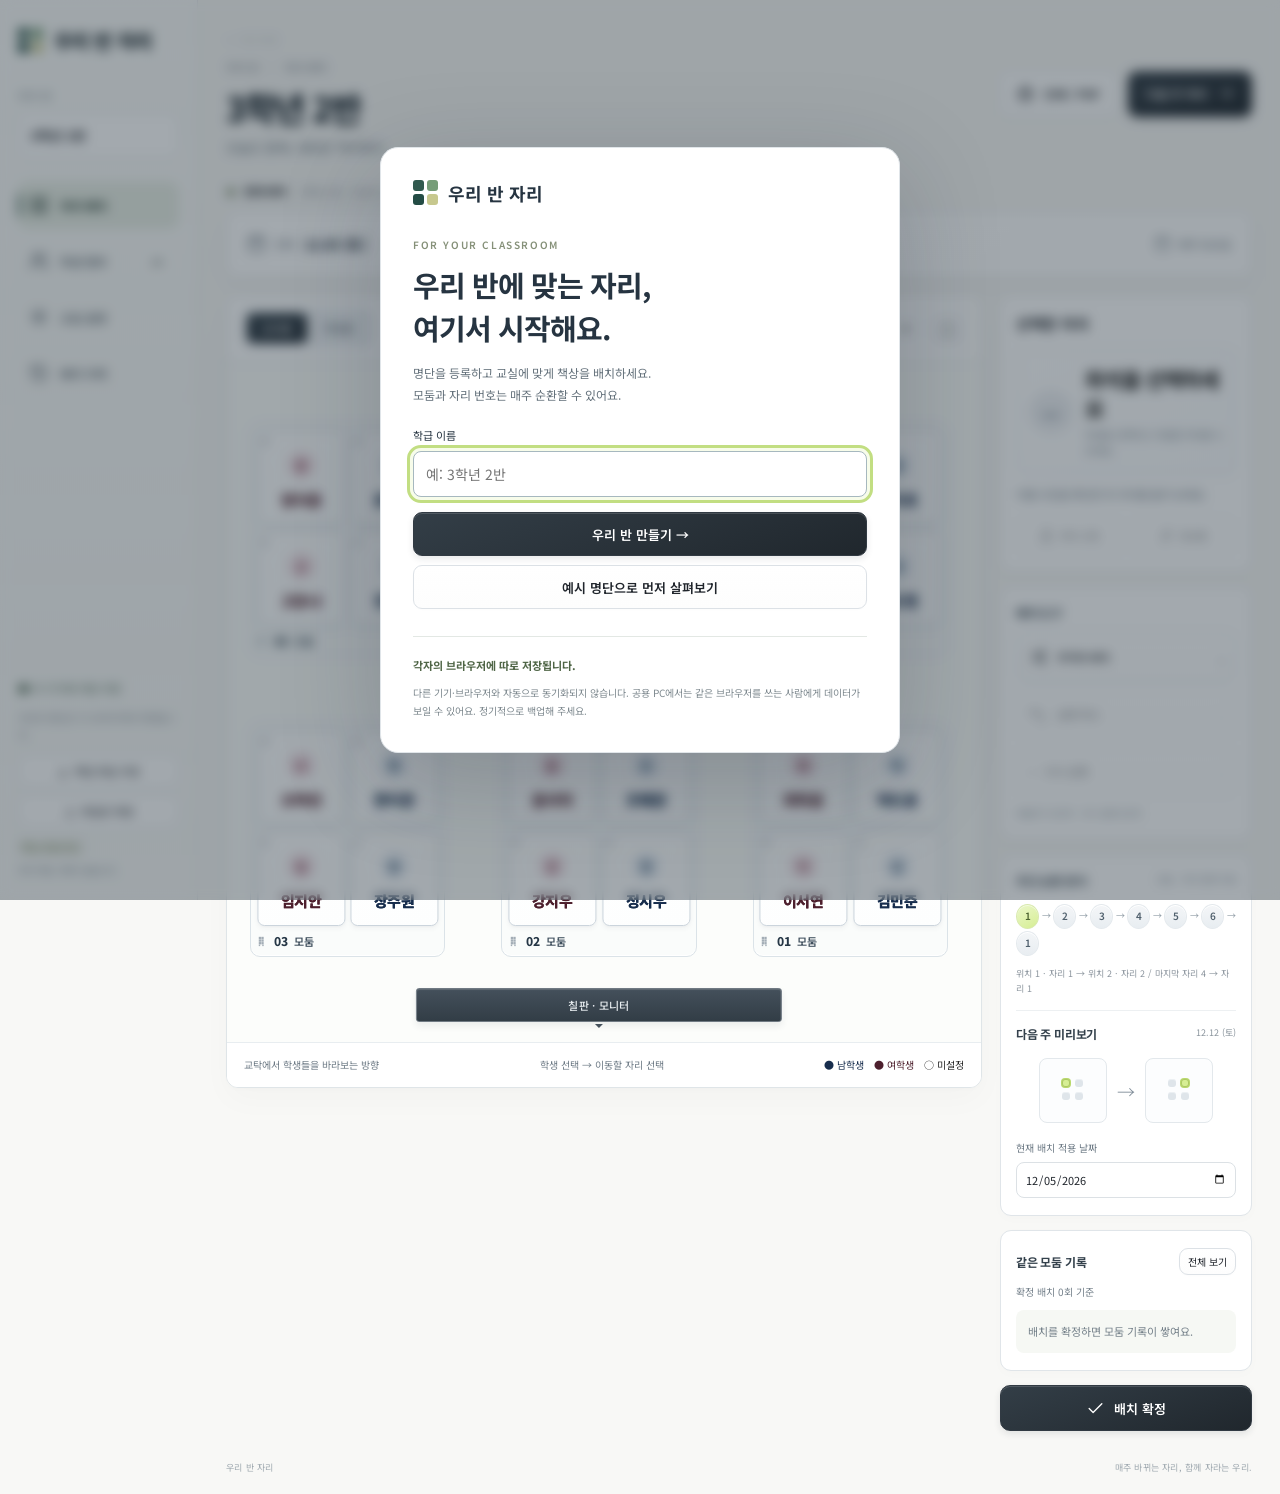
<file: src/seats/original/index.html>
<!doctype html><html lang="ko"><head><meta charset="utf-8"><meta name="viewport" content="width=device-width,initial-scale=1"><title>우리 반 자리 · 교사를 위한 자리 배치</title><meta name="description" content="우리 반에 맞는 모둠과 자리, 사진 명부 등록부터 매주 순환까지. 각자의 브라우저에서 사용하는 초등 교사 자리 배치 도구."><link rel="stylesheet" href="style.css"><link rel="stylesheet" href="theme.css"></head><body><aside class="sidebar"><a class="brand" href="#" aria-label="우리 반 자리 홈"><span class="brand-mark" aria-hidden="true"><i></i><i></i><i></i><i></i></span><span>우리 반 자리</span></a><label class="class-picker-label" for="className">우리 반</label><input id="className" aria-label="학급 이름"><nav aria-label="주 메뉴"><button data-tab="board" class="active"><svg class="icon" viewBox="0 0 24 24" fill="none" stroke="currentColor" stroke-width="1.7" stroke-linecap="round" stroke-linejoin="round" aria-hidden="true"><path d="M3 3h7v7H3z M14 3h7v7h-7z M3 14h7v7H3z M14 14h7v7h-7z"></path></svg><span>자리 배치</span></button><button data-tab="students"><svg class="icon" viewBox="0 0 24 24" fill="none" stroke="currentColor" stroke-width="1.7" stroke-linecap="round" stroke-linejoin="round" aria-hidden="true"><path d="M16 21v-2a4 4 0 0 0-4-4H6a4 4 0 0 0-4 4v2 M16 3a4 4 0 0 1 0 8 M22 21v-2a4 4 0 0 0-3-3.87 M13 7a4 4 0 1 1-8 0 4 4 0 0 1 8 0"></path></svg><span>학생 명부</span><b id="count"></b></button><button data-tab="settings"><svg class="icon" viewBox="0 0 24 24" fill="none" stroke="currentColor" stroke-width="1.7" stroke-linecap="round" stroke-linejoin="round" aria-hidden="true"><path d="M12 8a4 4 0 1 0 0 8 4 4 0 0 0 0-8 M12 2v3 M12 19v3 M2 12h3 M19 12h3 M5 5l2 2 M17 17l2 2 M5 19l2-2 M17 7l2-2"></path></svg><span>교실 설정</span></button><button data-tab="history"><svg class="icon" viewBox="0 0 24 24" fill="none" stroke="currentColor" stroke-width="1.7" stroke-linecap="round" stroke-linejoin="round" aria-hidden="true"><path d="M3 12a9 9 0 1 0 3-6.7 M3 3v5h5 M12 7v5l3 2"></path></svg><span>배치 이력</span></button></nav><div class="storage"><span id="saved">● 이 기기에 자동 저장</span><p>사진과 명단은 이 브라우저에 저장됩니다.</p><button id="backup"><svg class="icon" viewBox="0 0 24 24" fill="none" stroke="currentColor" stroke-width="1.7" stroke-linecap="round" stroke-linejoin="round" aria-hidden="true"><path d="M12 3v12 M7 10l5 5 5-5 M4 16v5h16v-5"></path></svg>백업 파일 저장</button> <button id="restore"><svg class="icon" viewBox="0 0 24 24" fill="none" stroke="currentColor" stroke-width="1.7" stroke-linecap="round" stroke-linejoin="round" aria-hidden="true"><path d="M12 16V4 M7 9l5-5 5 5 M4 16v5h16v-5"></path></svg>파일로 복원</button><button id="backupHelp" class="backup-help" type="button">백업 파일이란?</button><p id="lastBackup" class="last-backup"></p><input type="file" id="restoreFile" accept=".json" hidden></div></aside><main><header><div><button id="backPage" class="back-page" type="button">← 이전 화면</button><div class="breadcrumb">우리 반 <span>/</span> 자리 배치</div><h1 id="classTitle">3학년 2반</h1><p>오늘도 함께, 새로운 자리에서</p></div><div class="actions"><button id="print"><svg class="icon" viewBox="0 0 24 24" fill="none" stroke="currentColor" stroke-width="1.7" stroke-linecap="round" stroke-linejoin="round" aria-hidden="true"><path d="M6 9V3h12v6 M6 18H4a2 2 0 0 1-2-2v-5a2 2 0 0 1 2-2h16a2 2 0 0 1 2 2v5a2 2 0 0 1-2 2h-2 M6 14h12v8H6z M18 12h.01"></path></svg>인쇄 / PDF</button><button id="next" class="primary">다음 주 자리 <svg class="icon" viewBox="0 0 24 24" fill="none" stroke="currentColor" stroke-width="1.7" stroke-linecap="round" stroke-linejoin="round" aria-hidden="true"><path d="M4 12h16 M14 6l6 6-6 6"></path></svg></button></div></header><section id="board" class="page"><div class="status"><span>● <strong id="status">현재 배치</strong> <span id="dateLabel"></span></span><div><button id="cancel" hidden>초안 취소</button> </div></div><div class="week-timeline"><div class="week-point"><svg class="icon" viewBox="0 0 24 24" fill="none" stroke="currentColor" stroke-width="1.7" stroke-linecap="round" stroke-linejoin="round" aria-hidden="true"><path d="M8 2v4 M16 2v4 M3 10h18 M5 4h14a2 2 0 0 1 2 2v14a2 2 0 0 1-2 2H5a2 2 0 0 1-2-2V6a2 2 0 0 1 2-2"></path></svg><span>현재</span><strong id="currentWeek"></strong></div><span class="week-arrow"><svg class="icon" viewBox="0 0 24 24" fill="none" stroke="currentColor" stroke-width="1.7" stroke-linecap="round" stroke-linejoin="round" aria-hidden="true"><path d="M4 12h16 M14 6l6 6-6 6"></path></svg></span><div class="week-point"><svg class="icon" viewBox="0 0 24 24" fill="none" stroke="currentColor" stroke-width="1.7" stroke-linecap="round" stroke-linejoin="round" aria-hidden="true"><path d="M8 2v4 M16 2v4 M3 10h18 M5 4h14a2 2 0 0 1 2 2v14a2 2 0 0 1-2 2H5a2 2 0 0 1-2-2V6a2 2 0 0 1 2-2"></path></svg><span>다음 순환</span><strong id="nextWeekDate"></strong></div><label class="auto-switch"><input id="weeklyToggle" type="checkbox" aria-label="매주 자동 자리 순환"><span class="switch-track" aria-hidden="true"></span><span>자동 순환</span></label><div class="week-schedule"><svg class="icon" viewBox="0 0 24 24" fill="none" stroke="currentColor" stroke-width="1.7" stroke-linecap="round" stroke-linejoin="round" aria-hidden="true"><path d="M8 2v4 M16 2v4 M3 10h18 M5 4h14a2 2 0 0 1 2 2v14a2 2 0 0 1-2 2H5a2 2 0 0 1-2-2V6a2 2 0 0 1 2-2"></path></svg><span id="weekDay"></span></div></div><div id="autoRotationStatus" class="note" role="status"></div><div class="workspace"><div class="room-panel"><div class="toolbar"><div class="segmented"><button id="teacher" class="selected">교사용</button><button id="student">학생용</button></div><label class="toolbar-check"><svg class="icon" viewBox="0 0 24 24" fill="none" stroke="currentColor" stroke-width="1.7" stroke-linecap="round" stroke-linejoin="round" aria-hidden="true"><path d="M2 12s3.5-7 10-7 10 7 10 7-3.5 7-10 7-10-7-10-7 M15 12a3 3 0 1 1-6 0 3 3 0 0 1 6 0"></path></svg><input type="checkbox" id="photos" checked> 사진</label><label class="toolbar-check color-toggle"><input type="checkbox" id="colors" checked> 이름 색상</label><div class="zoom-control" aria-label="배치도 확대"><button id="zoomOut" aria-label="축소">−</button><output id="zoomLabel">100%</output><button id="zoomIn" aria-label="확대">+</button></div><button id="fullscreen"><svg class="icon" viewBox="0 0 24 24" fill="none" stroke="currentColor" stroke-width="1.7" stroke-linecap="round" stroke-linejoin="round" aria-hidden="true"><path d="M8 3H3v5 M16 3h5v5 M3 16v5h5 M21 16v5h-5"></path></svg><span class="sr-only">전체 화면</span></button></div><div class="room-wrap"><div id="room"><div class="front">칠판 · 모니터<span class="front-arrow" aria-hidden="true">▾</span></div><div id="groups"></div><div class="back">교실 뒤쪽 · 출입문</div></div></div><div class="room-footer"><span id="viewHint">교탁에서 학생들을 바라보는 방향</span><span class="interaction-hint">학생 선택 → 이동할 자리 선택</span><span class="male">● 남학생　<span class="female">● 여학생</span>　<span class="neutral">○ 미설정</span></span></div></div><aside class="inspector"><section class="inspector-section"><h2>선택한 자리</h2><div id="selection" class="sr-only"></div><div class="selection-card" id="selectionCard"><div id="selectionAvatar" class="selection-avatar">—</div><div><div id="selectionPlace" class="selection-place">좌석을 선택해 주세요</div><strong id="selectionName" class="selection-name">우리 반 자리</strong></div></div><p class="selection-empty" id="selectionHint">학생을 선택하고 이동할 자리를 누르세요.</p><div class="selection-actions"><button id="lock"><svg class="icon" viewBox="0 0 24 24" fill="none" stroke="currentColor" stroke-width="1.7" stroke-linecap="round" stroke-linejoin="round" aria-hidden="true"><path d="M5 10h14v11H5z M8 10V6a4 4 0 0 1 8 0v4 M12 14v3"></path></svg><span>자리 고정</span></button><button id="swap"><svg class="icon" viewBox="0 0 24 24" fill="none" stroke="currentColor" stroke-width="1.7" stroke-linecap="round" stroke-linejoin="round" aria-hidden="true"><path d="M4 7h15 M15 3l4 4-4 4 M20 17H5 M9 13l-4 4 4 4"></path></svg><span>맞교환</span></button></div></section><section class="inspector-section"><h3>배치 도구</h3><button id="shuffle" class="tool-row"><svg class="icon" viewBox="0 0 24 24" fill="none" stroke="currentColor" stroke-width="1.7" stroke-linecap="round" stroke-linejoin="round" aria-hidden="true"><path d="M3 6h3c5 0 7 12 12 12h3 M17 14l4 4-4 4 M3 18h3c2 0 3-2 4-4 M14 8c1-1 2-2 4-2h3 M17 2l4 4-4 4"></path></svg><span>무작위 배치</span><b>›</b></button><button id="undo" title="실행 취소 (Ctrl+Z)" class="tool-row"><svg class="icon" viewBox="0 0 24 24" fill="none" stroke="currentColor" stroke-width="1.7" stroke-linecap="round" stroke-linejoin="round" aria-hidden="true"><path d="M3 10h10a7 7 0 0 1 0 14 M3 10l5-5 M3 10l5 5"></path></svg><span>실행 취소</span><b>›</b></button><button id="redo" title="다시 실행 (Ctrl+Shift+Z 또는 Ctrl+Y)" class="tool-row"><span aria-hidden="true">↪</span><span>다시 실행</span><b>›</b></button><p id="editActionStatus" class="edit-action-status" role="status"></p></section><section class="inspector-section cycle-section"><div class="inspector-subheading"><h3>주간 순환 방식</h3><small>모둠 · 자리 함께 이동</small></div><div id="cycle" class="cycle-chips"></div><p id="example" class="cycle-caption"></p><div class="preview-heading"><h3>다음 주 미리보기</h3><span id="previewDate"></span></div><div id="previewMini" class="mini-cycle" aria-label="선택한 자리의 다음 순환 위치"></div><label class="field">현재 배치 적용 날짜<input type="date" id="effectiveDate"></label></section><div id="issues"></div><!-- GROUP_STATS_INSPECTOR -->
<section class="inspector-section group-stats-section" aria-labelledby="groupStatsTitle">
  <div class="inspector-subheading"><h3 id="groupStatsTitle">같은 모둠 기록</h3><button id="showGroupStats" class="stats-open-button" type="button">전체 보기</button></div>
  <p id="groupStatsBasis" class="stats-basis"></p>
  <div id="groupStatsSummary" class="stats-summary"></div>
</section>
<button id="confirm" class="primary confirm-button"><svg class="icon" viewBox="0 0 24 24" fill="none" stroke="currentColor" stroke-width="1.7" stroke-linecap="round" stroke-linejoin="round" aria-hidden="true"><path d="M4 12l5 5L20 6"></path></svg><span>배치 확정</span></button></aside></div></section><section id="students" class="page" hidden><div class="section-heading"><div><h2>우리 반 학생 명부</h2><p>사진과 이름을 확인하고 우리 반 명부를 완성하세요.</p></div><button id="add" class="primary">+ 학생 추가</button></div><div class="import-cards"><button id="openImport"><strong>▧ 사진 명부 가져오기</strong><span>한 장의 PDF · JPG · PNG에서 사진과 이름 추출</span></button><button id="openPaste"><strong>≡ 명단 붙여 넣기</strong><span>엑셀의 번호 · 이름 · 성별을 그대로 붙여 넣기</span></button></div><div class="note">성별은 직접 확인해 주세요. 이름이나 얼굴로 추정하지 않습니다. ‘앞자리’는 교실 설정에서 앞자리 영역으로 지정한 모둠입니다.</div><div id="studentList"></div></section><section id="settings" class="page" hidden><div class="settings-card"><div class="eyebrow">CLASSROOM SETTINGS</div><h2>교실 · 순환 설정</h2><p>모둠 위치와 자리 번호는 고정되고 학생들이 이동합니다.</p><div class="note">모둠을 격자 위에서 드래그하거나, 모둠 선택 후 빈 칸을 눌러 이동하세요. 격자의 위쪽은 칠판입니다. 학생 배정은 그대로 유지됩니다.</div><div class="editor-actions"><button id="presetU">교실 전체 ㄷ자 배치</button><button id="presetGrid">기본 모둠형</button></div><div class="form-grid"><label class="field">격자 가로 칸<input id="spaceWidth" type="number" min="8" max="24" value="16"></label><label class="field">격자 세로 칸<input id="spaceHeight" type="number" min="8" max="24" value="12"></label><label class="field">선택한 모둠<select id="editGroup"></select></label><label class="field" hidden>기본 모양<select id="shapeCols"></select></label><button id="openShape" type="button">▦ 모둠 안 책상 편집</button><button id="rotateGroup" type="button">↻ 모둠 90° 회전</button><label class="field">앞자리 영역<input id="frontGroup" type="checkbox"></label><button id="resizeSpace">격자 크기 적용</button></div><div class="editor-front">칠판 · 모니터</div><div id="spaceEditor" aria-label="교실 격자 편집기"></div><p id="editorStatus" role="status"></p><hr><h3>모둠 수 · 자리 수 변경</h3><p>아래 설정은 학생 배정을 초기화합니다. 위의 격자 편집은 배정을 유지합니다.</p><div class="form-grid"><label class="field">모둠 위치 수<select id="groupCount"><option>2</option><option>3</option><option>4</option><option>5</option><option>6</option><option>7</option><option>8</option></select></label><label class="field">모둠당 자리 수<select id="seatCount"><option>2</option><option>3</option><option>4</option><option>5</option><option>6</option><option>8</option></select></label><label class="field">가로 모둠 수<select id="columns"><option>2</option><option>3</option><option>4</option></select></label></div><div class="note">모둠 위치와 내부 자리가 동시에 한 칸씩 이동합니다.<br>마지막 번호는 1번으로 돌아가고 빈자리도 함께 이동합니다.</div><button id="apply" class="primary">교실 구조 적용</button><hr><label><input type="checkbox" id="motion"> 방향 전환 애니메이션 줄이기</label><hr><h3>매주 자동 자리 순환</h3><label><input type="checkbox" id="autoWeekly" checked> 적용 날짜에서 7일마다 자동으로 순환</label><p>프로그램을 열거나 열린 화면으로 돌아오면 날짜를 확인합니다. 닫아 둔 동안의 지난 주차는 다음에 열 때 한꺼번에 반영합니다. 미확정 초안·고정 자리·조건 충돌이 있으면 배치를 유지하고 안내합니다.</p><button id="checkWeekly">지금 날짜 확인</button><hr><h3>백업 · 복원</h3><p>백업은 학생 명단·사진·교실 구조·확정 이력을 담은 JSON 파일입니다. 프로그램에서 파일을 불러오면 그 상태로 복원할 수 있습니다.</p><button id="settingsBackup" class="primary">백업 파일 저장</button> <button id="settingsRestore">백업 파일로 복원</button><p>브라우저 데이터 삭제나 기기 변경 전에 저장해 주세요. 백업에는 학생 정보가 들어 있으므로 개인 저장 공간에서 보관하세요.</p><button id="reset" class="danger">모든 학급 데이터 삭제</button></div></section><section id="history" class="page" hidden><h2>배치 이력</h2><p>확정한 배치를 보관하고 이전 자리로 돌아갈 수 있어요.</p><div id="historyList"></div></section><footer>우리 반 자리 <span>매주 바뀌는 자리, 함께 자라는 우리.</span></footer></main><div id="toast" role="status"></div><dialog id="pasteDialog"><form method="dialog"><button class="close">×</button></form><h2>명단 붙여 넣기</h2><p>한 줄에 한 명씩 입력하세요. 번호와 성별은 생략할 수 있어요.</p><textarea id="pasteText" rows="10" placeholder="1 김민준 남&#10;2 이서연 여"></textarea><div class="note">등록하면 현재 명단과 배치를 교체합니다. 확정 이력은 유지됩니다.</div><button id="pasteCommit" class="primary">명단 미리보기</button><div id="pasteReview"></div></dialog><dialog id="importDialog"><form method="dialog"><button class="close">×</button></form><div class="eyebrow">PHOTO ROSTER IMPORT</div><h2>사진 명부 가져오기</h2><p>규칙적인 표 형태의 명부를 지원합니다. 칸 구성을 맞춘 뒤 사진·이름을 확인하세요.</p><input type="file" id="rosterFile" accept="application/pdf,image/png,image/jpeg"><p id="importStatus" role="status">파일은 기기에서 처리합니다. 인식 모듈 다운로드에는 인터넷 연결이 필요합니다.</p><div id="importControls" hidden><div class="form-grid"><label class="field">가로 칸 수<input id="gridCols" type="number" value="6" min="1" max="12"></label><label class="field">세로 칸 수<input id="gridRows" type="number" value="4" min="1" max="12"></label><label class="field">상단 제외 (%)<input id="gridTop" type="number" value="10" min="0" max="70"></label><label class="field">하단 제외 (%)<input id="gridBottom" type="number" value="3" min="0" max="70"></label><label class="field">사진 높이 (%)<input id="photoRatio" type="number" value="72" min="20" max="95"></label><label class="field">좌우 여백 (%)<input id="gridSide" type="number" value="3" min="0" max="35"></label></div><canvas id="rosterCanvas"></canvas><button id="extract" class="primary">사진 · 이름 추출</button></div><div id="importReview"></div><button id="importCommit" class="primary" hidden>확인한 학생 명부 등록</button></dialog><dialog id="shapeDialog"><form method="dialog"><button class="close">×</button></form><div class="eyebrow">DESK SHAPE EDITOR</div><h2 id="shapeTitle">모둠 안 책상 편집</h2><p>빈 칸을 누르면 책상 추가, 책상을 선택한 뒤 빈 칸을 누르면 이동합니다. 책상을 끌어 옮길 수도 있어요.</p><div class="shape-presets"><button data-desk-preset="u">ㄷ자 · 6자리</button><button data-desk-preset="l">ㄴ자 · 5자리</button><button data-desk-preset="line">일자 · 4자리</button><button data-desk-preset="face">마주보기 · 4자리</button><button id="clearDeskSelection">선택 해제 / 추가 모드</button><button id="deleteDesk" class="danger">선택한 책상 삭제</button></div><div class="note">숫자는 순환 순서입니다. 아래 ‘순환 순서 다시 지정’을 누르고 책상을 차례로 선택하면 1 → 2 → 3 순서를 지정할 수 있습니다.</div><button id="reorderDesks">순환 순서 다시 지정</button><div id="deskGrid" aria-label="모둠 내부 6 곱하기 6 격자"></div><p id="deskStatus" role="status"></p><label class="field">선택한 책상의 순환 번호<input id="deskNumber" type="number" min="1" max="16"></label><div class="shape-presets"><button id="saveShape" class="primary">이 모둠에 적용</button><button id="copyShape">모든 모둠에 복제</button></div><p>모둠별 자리 수가 다르면 주간 자동 순환을 제한합니다. 자리 수를 줄일 때 학생을 배정할 빈자리가 부족하면 적용하지 않습니다.</p></dialog><dialog id="welcomeDialog"><div class="welcome-brand"><span class="brand-mark" aria-hidden="true"><i></i><i></i><i></i><i></i></span><strong>우리 반 자리</strong></div><span class="welcome-kicker">FOR YOUR CLASSROOM</span><h2>우리 반에 맞는 자리,<br>여기서 시작해요.</h2><p>명단을 등록하고 교실에 맞게 책상을 배치하세요.<br>모둠과 자리 번호는 매주 순환할 수 있어요.</p><label class="field">학급 이름<input id="welcomeClass" placeholder="예: 3학년 2반" maxlength="40"></label><button id="welcomeStart" class="primary">우리 반 만들기 →</button><button id="welcomeDemo">예시 명단으로 먼저 살펴보기</button><div class="welcome-storage"><strong>각자의 브라우저에 따로 저장됩니다.</strong><p>다른 기기·브라우저와 자동으로 동기화되지 않습니다. 공용 PC에서는 같은 브라우저를 쓰는 사람에게 데이터가 보일 수 있어요. 정기적으로 백업해 주세요.</p></div></dialog>
<dialog id="groupStatsDialog" aria-labelledby="groupStatsDialogTitle">
  <form method="dialog"><button class="close" aria-label="같은 모둠 기록 닫기">×</button></form>
  <div class="eyebrow">GROUP HISTORY</div><h2 id="groupStatsDialogTitle">우리 반, 같은 모둠 기록</h2>
  <p>확정한 배치에서 어떤 친구와 같은 모둠이었는지 확인하세요.</p>
  <label class="field">학생 선택<select id="statsStudentSelect" aria-label="모둠 기록을 볼 학생"></select></label>
  <div id="statsDialogBasis" class="stats-dialog-basis" role="status"></div>
  <div class="stats-table-wrap"><table class="stats-table"><thead><tr><th scope="col">번호</th><th scope="col">이름</th><th scope="col">같은 모둠</th></tr></thead><tbody id="statsTableBody"></tbody></table></div>
  <div class="stats-method"><strong>횟수는 이렇게 셉니다.</strong><p>확정 배치 한 건에서 같은 모둠이면 1회입니다. 같은 날짜·같은 자리 배치를 반복 저장한 기록은 한 번만 셉니다. 자동 순환 전후의 중복 기록도 제외합니다. 프로그램을 닫아 둔 동안 저장되지 않은 주차는 추정해 더하지 않습니다. 명단을 새로 등록하면 새 학생 ID로 구분되어 이전 명단의 기록과 합쳐지지 않습니다.</p></div>
</dialog>
<dialog id="backupHelpDialog"><form method="dialog"><button class="close">×</button></form><h2>백업 파일은 무엇인가요?</h2><p>지금의 우리 반 설정을 한 파일에 담은 <strong>복원용 저장 파일(.json)</strong>입니다. PDF나 이미지와 달리 다시 불러와 편집할 수 있습니다.</p><ul class="backup-items"><li>학생 번호·이름·사진과 배치 조건</li><li>모둠·책상 모양, 순환 번호와 현재 자리</li><li>확정한 배치 이력과 자동 순환 설정</li></ul><div class="note"><strong>저장 → 보관 → 복원</strong><br>‘백업 파일 저장’을 누르고 개인 폴더에 보관하세요. 다른 기기에서는 프로그램을 열어 ‘파일로 복원’을 누르면 됩니다. 파일을 직접 수정할 필요는 없습니다.</div><p>저장 위치 선택 기능이 지원되지 않으면 브라우저의 다운로드 폴더로 내려받습니다. 브라우저가 다운로드를 막거나 저장을 취소했다면 파일이 실제로 생겼는지 확인해 주세요.</p><p><strong>학생 사진과 이름이 포함되므로 단체 대화방이나 공개 게시판에 올리지 마세요.</strong> 실행 취소 기록은 현재 열려 있는 동안만 유지되고, 백업에는 현재 상태와 확정 배치 이력이 담깁니다.</p><button id="helpSaveBackup" class="primary">지금 백업 파일 저장</button></dialog><script type="module" src="app.js"></script></body></html>
</file>
<file: src/seats/original/style.css>
@import url('https://fonts.googleapis.com/css2?family=Noto+Sans+KR:wght@400;500;600;700;800&display=swap');
:root{--green:#315d50;--line:#e1e7df;--ink:#2c4236}*{box-sizing:border-box}body{margin:0;background:#f6f7f2;color:var(--ink);font:14px 'Noto Sans KR',sans-serif}button,input,textarea,select{font:inherit;color:inherit}button{cursor:pointer;border:1px solid var(--line);border-radius:8px;padding:10px 14px;background:white}button:hover{background:#edf3e9}button:disabled{opacity:.5;cursor:wait}.primary{background:var(--green);border-color:var(--green);color:white}.primary:hover{background:#254b3f}input,textarea,select{border:1px solid var(--line);border-radius:7px;padding:9px;background:white;max-width:100%}input[type=checkbox]{accent-color:var(--green)}[hidden]{display:none!important}.sidebar{position:fixed;inset:0 auto 0 0;width:224px;background:white;border-right:1px solid var(--line);padding:32px 23px;display:flex;flex-direction:column}.brand{font-size:23px;font-weight:800;letter-spacing:-1px;color:var(--green)}.brand small{display:block;font-size:8px;letter-spacing:2px;margin:8px 0 45px 27px;color:#8c9c8f}.eyebrow{font-size:9px;letter-spacing:1.8px;color:#879582;font-weight:600}.sidebar>input{margin-top:12px;width:100%;background:#f5f7f0;font-weight:600}nav{display:grid;gap:8px;margin-top:28px}nav button{text-align:left;background:none;border:0;padding:14px 9px;font-size:12px}nav button.active{background:#eaf0e6;color:#375f45;font-weight:700}nav span{float:right}.storage{margin-top:auto;font-size:10px;color:#82917b;line-height:1.8}.storage button{font-size:11px;padding:7px 11px}main{margin-left:224px;padding:40px 38px 20px;max-width:1750px}header{display:flex;justify-content:space-between;align-items:center;gap:20px;margin-bottom:28px}h1{font-size:29px;letter-spacing:-1.3px;margin:10px 0}p{font-size:12px;color:#7d897c;line-height:1.9}header p{margin:0}.actions{display:flex;gap:9px;flex-shrink:0}.actions button{font-size:12px}.status{display:flex;justify-content:space-between;align-items:center;font-size:11px;margin-bottom:15px}.status>span{color:#6d8d69}.status strong{color:var(--ink);margin-left:5px}.status button{font-size:11px;padding:7px 12px}#dateLabel{color:#8c9688;margin-left:10px}.workspace{display:grid;grid-template-columns:minmax(440px,1fr) 240px;gap:20px}.room-panel{background:white;border:1px solid var(--line);border-radius:13px;overflow:hidden}.toolbar{display:flex;gap:12px;align-items:center;padding:15px 18px;font-size:11px;border-bottom:1px solid #edf0e9}.toolbar>button{margin-left:auto;font-size:11px;padding:7px}.segmented{display:flex;background:#f1f3ec;padding:3px;border-radius:7px}.segmented button{border:0;font-size:11px;padding:7px 11px;background:transparent}.segmented .selected{background:white;box-shadow:0 1px 4px #0001}.room-wrap{padding:27px 30px 18px;background:radial-gradient(#dce3d5 .7px,transparent .7px);background-size:17px 17px;overflow:hidden;min-height:540px}#room{transform:rotate(180deg);transition:transform .8s cubic-bezier(.22,.8,.3,1)}.student-mode #room{transform:rotate(0deg)}.front{background:#e3ecdf;border:1px solid #d9e3d4;border-radius:6px;color:#61765b;text-align:center;padding:9px;letter-spacing:3px;width:60%;margin:0 auto 26px;font-size:11px;transform:rotate(180deg)}.front small{font-size:7px;letter-spacing:1px;margin-left:10px}#groups{display:grid;grid-template-columns:repeat(var(--cols,3),minmax(0,1fr));gap:28px 24px}.group{background:#f3f2eab8;border:1px solid #e4e5d9;border-radius:11px;padding:9px}.group-title{text-align:center;color:#899176;font-size:9px;margin-bottom:9px;transform:rotate(180deg)}.seats{display:grid;grid-template-columns:repeat(2,minmax(0,1fr));gap:7px}.seat{transform:rotate(180deg);transition:transform .8s;position:relative;min-height:88px;display:flex;flex-direction:column;align-items:center;gap:5px;padding:8px 2px 6px;border:1px solid #dce2d6;border-radius:7px;box-shadow:0 2px 0 #e3e7db;background:white}.student-mode .seat,.student-mode .front,.student-mode .group-title,.student-mode .back{transform:rotate(0deg)}.seat img,.avatar{width:37px;height:37px;border-radius:50%;object-fit:cover;background:#edf0e4;display:flex;align-items:center;justify-content:center;font-size:16px;color:#8b9b7e}.seat strong{font-size:12px;white-space:nowrap}.male{color:#172d4d}.female{color:#4d1f2d}.neutral{color:#252525}.num{position:absolute;top:4px;left:5px;color:#9aa18f;font-size:8px}.lock-icon{position:absolute;right:4px;top:3px;font-size:9px;color:#9a8656}.seat.selected{border:2px solid #507b59;background:#eef6e9}.seat.locked{border-color:#b0a276}.seat.empty{justify-content:center;color:#b2bcaa;background:#fafbf6;font-size:10px}.back{text-align:center;margin-top:22px;font-size:9px;color:#a0aa97;transform:rotate(180deg)}.room-footer{display:flex;justify-content:space-between;padding:14px 18px;border-top:1px solid #edf0e9;font-size:9px;color:#83917d;gap:10px}.inspector{background:white;border:1px solid var(--line);border-radius:13px;padding:23px 18px}.inspector h2{font-size:17px;margin:8px 0}.inspector h3{font-size:12px}#selection{border:1px dashed #d5dfce;background:#f8faf4;border-radius:8px;text-align:center;padding:18px 6px;font-size:11px;color:#7d906e;margin:20px 0 10px}.wide{width:100%;font-size:10px}.pair{display:flex;gap:6px;margin-top:8px}.pair button{flex:1;font-size:10px;padding:9px 3px}hr{border:0;border-top:1px solid var(--line);margin:22px 0}.note{background:#f0f3e8;border-radius:8px;padding:13px;font-size:11px;color:#748465;line-height:1.9;margin:14px 0}.warm{background:#fbf4e6;color:#9b875e}.field{display:flex;flex-direction:column;gap:8px;font-size:11px;margin:14px 0}.field input,.field select{width:100%}.issue{font-size:11px;padding:10px;color:#9f5939;background:#fff0e8;border-radius:7px;margin-top:10px}.section-heading{display:flex;justify-content:space-between;align-items:center;margin-bottom:22px}.section-heading h2{margin:0;font-size:22px}.import-cards{display:grid;grid-template-columns:1fr 1fr;gap:18px}.import-cards button{padding:25px;text-align:left}.import-cards strong{font-size:15px;display:block}.import-cards span{display:block;font-size:11px;color:#89947e;margin-top:10px}#studentList{display:grid;grid-template-columns:repeat(auto-fill,minmax(265px,1fr));gap:12px;margin-top:22px}.student-row{background:white;border:1px solid var(--line);border-radius:10px;padding:14px;display:flex;gap:8px;align-items:center;flex-wrap:wrap}.student-row img{width:42px;height:42px;object-fit:cover;border-radius:50%}.student-row .name{width:95px}.student-row select{font-size:11px;padding:7px;width:68px}.student-row button{font-size:10px;padding:6px}.student-row label{font-size:10px}.student-row small{color:#89947e}.settings-card{max-width:760px;background:white;border:1px solid var(--line);border-radius:13px;padding:30px}.form-grid{display:grid;grid-template-columns:repeat(3,1fr);gap:14px}.danger{color:#a64545;border-color:#e3cccc}.history-item{background:white;border:1px solid var(--line);border-radius:10px;padding:20px;display:flex;justify-content:space-between;margin:12px 0;align-items:center}.history-item small{color:#89947e}footer{display:flex;justify-content:space-between;margin-top:24px;padding-top:10px;font-size:10px;color:#a2ab99}dialog{border:1px solid var(--line);border-radius:16px;padding:30px;width:90vw;max-width:850px;max-height:90vh;color:var(--ink)}dialog::backdrop{background:#19302480;backdrop-filter:blur(3px)}dialog h2{font-size:22px}.close{float:right;border:0;font-size:22px;padding:0 6px}textarea{width:100%}#rosterCanvas{width:100%;max-height:420px;object-fit:contain;background:#eef1e8;margin:15px 0}#importReview{display:grid;grid-template-columns:repeat(3,1fr);gap:10px;margin:20px 0}.review-card{border:1px solid var(--line);border-radius:9px;padding:10px;display:flex;flex-direction:column;gap:7px}.review-card img{height:100px;width:100%;object-fit:contain}.review-card input,.review-card select{width:100%}.review-card label{font-size:11px}#toast{position:fixed;bottom:25px;left:50%;transform:translateX(-50%);background:#294232;color:white;padding:13px 24px;border-radius:9px;z-index:30;display:none;box-shadow:0 4px 20px #0002}.presentation .sidebar,.presentation header,.presentation .inspector,.presentation .status,.presentation footer{display:none}.presentation main{margin:0;padding:16px}.presentation .workspace{display:block}.presentation .room-wrap{padding:20px 10%;min-height:0}.presentation .seat{min-height:110px}.presentation .seat img,.presentation .avatar{width:55px;height:55px}.presentation .seat strong{font-size:19px}.no-motion *{transition:none!important}@media(prefers-reduced-motion:reduce){*{transition:none!important}}@media(max-width:1200px){.sidebar{width:194px;padding:28px 16px}main{margin-left:194px;padding:30px 24px}.workspace{grid-template-columns:minmax(400px,1fr) 215px}.room-wrap{padding:25px 16px}#groups{gap:24px 14px}.toolbar{gap:7px;padding:12px}.actions{flex-direction:column}h1{font-size:25px}}@media(max-width:920px){.workspace{display:block}.inspector{margin-top:18px}.sidebar{width:170px}.brand{font-size:19px}main{margin-left:170px;padding:24px 15px}.form-grid{grid-template-columns:repeat(2,1fr)}}@media(max-width:650px){.sidebar{position:relative;width:auto;padding:15px}.sidebar>.eyebrow,.sidebar>input,.storage,.brand small{display:none}nav{display:flex;margin-top:14px;gap:3px}nav button{font-size:10px;padding:9px 4px;flex:1}main{margin:0;padding:20px 10px}header{align-items:flex-start}h1{font-size:20px}.eyebrow{font-size:6px}.actions button{font-size:10px;padding:8px}header p{font-size:10px}.toolbar{flex-wrap:wrap;font-size:10px}.room-wrap{padding:20px 8px}#groups{gap:16px 7px}.group{padding:6px}.seat{min-height:77px}.seat img,.avatar{width:28px;height:28px}.seat strong{font-size:10px}.room-footer{font-size:8px}.import-cards{grid-template-columns:1fr}#importReview{grid-template-columns:repeat(2,1fr)}}@media print{@page{size:A4 landscape;margin:8mm}body{background:white}.sidebar,header,.inspector,.status,.toolbar,footer,#toast,dialog{display:none!important}main{margin:0;padding:0;max-width:none}.page:not(#board){display:none!important}#board{display:block!important}.workspace{display:block}.room-panel{border:0;overflow:visible}.room-wrap,.presentation .room-wrap{background:white;min-height:0;padding:3mm 20mm;overflow:visible}#groups{gap:5mm 10mm}.group{break-inside:avoid;padding:2mm}.seat,.presentation .seat{min-height:22mm;box-shadow:none;print-color-adjust:exact}.seat img,.avatar,.presentation .seat img,.presentation .avatar{width:10mm;height:10mm}.seat strong,.presentation .seat strong{font-size:11px}.front{margin-bottom:5mm}.back{margin-top:3mm}.room-footer{border:0;padding:2mm}}
/* Flexible classroom grid */
#groups{grid-template-columns:repeat(var(--space-w,16),minmax(0,1fr));grid-template-rows:repeat(var(--space-h,12),minmax(0,1fr));gap:0;aspect-ratio:var(--space-w,16) / var(--space-h,12)}
#groups .group{margin:3px;min-width:0;min-height:0;display:flex;flex-direction:column;padding:7px}#groups .seats{flex:1;min-height:0;grid-auto-rows:minmax(0,1fr);gap:5px}#groups .seat{min-height:0;min-width:0;padding:6px 1px 3px;justify-content:center;overflow:hidden}#groups .seat img,#groups .avatar{width:clamp(18px,3vw,34px);height:clamp(18px,3vw,34px);flex-shrink:0}#groups .seat strong{font-size:clamp(8px,1vw,12px);max-width:100%;overflow:hidden;text-overflow:ellipsis}#groups .group-title{margin:0 0 5px;flex-shrink:0;font-size:9px}#groups .num{font-size:7px;top:2px;left:3px}#groups .lock-icon{font-size:7px}.room-wrap{min-height:0}.settings-card{max-width:1000px}.editor-actions{display:flex;gap:10px;flex-wrap:wrap}.editor-front{background:#e3ecdf;text-align:center;margin:15px 25% 10px;padding:9px;border-radius:6px;font-size:12px}#spaceEditor{position:relative;display:grid;grid-template-columns:repeat(var(--space-w),minmax(0,1fr));grid-template-rows:repeat(var(--space-h),minmax(0,1fr));aspect-ratio:var(--space-w) / var(--space-h);border:1px solid #d4dfce;background:#f4f7ef;isolation:isolate}#spaceEditor .grid-cell{grid-column:auto;grid-row:auto;border:1px solid #e0e7da;border-radius:0;padding:0;background:transparent;min-width:0;min-height:0;z-index:0}#spaceEditor .grid-cell:hover{background:#d7e9cb}#spaceEditor .edit-group{position:absolute;inset:3px;z-index:2;background:#e5eddd;border:2px solid #b8c9aa;display:flex;flex-direction:column;align-items:center;justify-content:center;gap:8px;padding:4px;touch-action:none;cursor:grab;user-select:none;font-size:12px}#spaceEditor .edit-group span{font-size:10px;color:#738968}#spaceEditor .edit-group.chosen{border-color:#315d50;background:#dfead7}#spaceEditor .edit-group.dragging{z-index:5;opacity:.8;cursor:grabbing;box-shadow:0 6px 15px #0002}.presentation #groups .seat strong{font-size:clamp(12px,1.5vw,22px)}.presentation #groups .seat img,.presentation #groups .avatar{width:40px;height:40px}.presentation .room-wrap{padding:15px 18%;}.presentation #groups{max-height:75vh;max-width:75vh;margin:auto}@media(max-width:650px){#groups .group{margin:1px;padding:3px}#groups .seats{gap:2px}#groups .group-title{font-size:7px;margin-bottom:3px}#groups .seat img,#groups .avatar{width:18px;height:18px}#groups .seat{gap:2px}#spaceEditor .edit-group{font-size:9px;gap:4px}#spaceEditor .edit-group span{font-size:8px}}@media print{#groups{gap:0;max-width:160mm;max-height:155mm;margin:auto}#groups .group{margin:1mm;padding:1mm}#groups .seat strong{font-size:9px}#groups .seat img,#groups .avatar{width:8mm;height:8mm}.presentation .room-wrap{padding:3mm 20mm}.presentation #groups{max-width:160mm;max-height:155mm}}
.shape-presets{display:flex;flex-wrap:wrap;gap:8px;margin:14px 0}.shape-presets button{font-size:11px}#deskGrid{display:grid;grid-template-columns:repeat(6,minmax(0,1fr));grid-template-rows:repeat(6,minmax(0,1fr));aspect-ratio:1;max-width:490px;margin:18px auto;background:#f1f5eb;border:1px solid #cfdac4;gap:3px;padding:4px}#deskGrid .desk-cell{position:relative;min-width:0;min-height:0;padding:4px;background:#fff9;border:1px dashed #d6dfce;color:#b2bca9;display:flex;flex-direction:column;justify-content:center;align-items:center;gap:4px;touch-action:none}#deskGrid .desk-cell.occupied{background:#dfead7;border:2px solid #9ab38a;color:#365b30;cursor:grab;box-shadow:0 2px 0 #c4d2b8}#deskGrid .desk-cell.desk-selected{border-color:#315d50;background:#c8ddbc}#deskGrid .desk-cell strong{font-size:20px}#deskGrid .desk-cell small{font-size:9px}#deskGrid .desk-cell:hover{background:#ebf2e3}#deskStatus{text-align:center;color:#517246}#deskNumber{max-width:160px}#shapeDialog{max-width:760px}#groups .seats{grid-auto-rows:initial}#spaceEditor .edit-group{gap:4px}#groups .group{background:#f5f6ee80}#groups .seat{background:white}.shape-presets .primary{font-size:12px}
/* Readable seat cards: preserve geometry, give text its own reserved area. */
@media screen{
.room-wrap{overflow:auto;padding:24px 20px 20px;scrollbar-gutter:stable}
#room{width:max(100%,calc(var(--map-width,14)*48px));min-width:0}
#groups{height:calc(var(--map-height,10)*60px);aspect-ratio:auto;max-height:none;max-width:none}
#groups .group{padding:6px;margin:3px;background:#f4f6ee;border-color:#d3ddcc}
#groups .group-title{color:#42593d;font-size:11px;font-weight:700;line-height:18px;margin-bottom:5px}
#groups .seats{gap:6px}
#groups .seat{display:grid;grid-template-columns:minmax(0,1fr);grid-template-rows:14px minmax(24px,1fr) 38px;align-items:center;justify-items:center;align-content:stretch;gap:2px;padding:4px 4px 5px;border:2px solid #d3ddcc;overflow:visible;box-shadow:0 2px 0 #e3e7db}
#groups .seat .num{position:static;grid-row:1;grid-column:1;justify-self:start;align-self:start;font-size:10px;font-weight:700;line-height:14px;color:#52664b;background:#eef3e9;padding:0 4px;border-radius:3px;z-index:1}
#groups .seat .lock-icon{position:absolute;top:5px;right:5px;font-size:10px;line-height:14px;color:#79632d}
#groups .seat img,#groups .seat .avatar{grid-column:1;grid-row:2;width:28px;height:28px;max-height:100%;object-fit:cover;align-self:center}
#groups .seat strong{grid-column:1;grid-row:3;display:flex;align-items:center;justify-content:center;align-self:stretch;width:100%;max-width:none;min-width:0;min-height:38px;margin:0;padding:1px 0;font-size:15px;font-weight:800;line-height:1.2;letter-spacing:0;white-space:normal;overflow:visible;text-overflow:clip;word-break:break-all;overflow-wrap:anywhere;text-align:center;background:#fff;border-radius:3px}
#groups .seat.selected{border-color:#315d50;box-shadow:0 0 0 2px #e3eedb;background:#edf5e7}
#groups .seat.locked{border-color:#aa925d}
#groups .seat.empty{color:#66785b}
#groups .seat.empty .num{grid-row:1}
.room-footer{font-size:11px;color:#52664a;line-height:1.7;flex-wrap:wrap}
.toolbar{flex-wrap:wrap;color:#43583d;font-size:12px}
.inspector p{color:#57694f}.inspector .note{color:#536b44}
.presentation .room-wrap{padding:15px 20px;overflow:auto}
.presentation #groups{max-width:none;max-height:none;margin:0}
.presentation #groups .seat strong{font-size:17px;min-height:38px}
.presentation #groups .seat img,.presentation #groups .seat .avatar{width:30px;height:30px}
@media(max-width:650px){.room-wrap{padding:16px 10px}.toolbar{gap:8px}#groups .group-title{font-size:11px}#groups .seat strong{font-size:15px}#groups .seat img,#groups .seat .avatar{width:28px;height:28px}}
}
@media print{
#room{width:100%;min-width:0}
#groups .seat{overflow:visible;padding:1mm .5mm 1mm;gap:.5mm}
#groups .seat strong{white-space:normal;word-break:break-all;overflow:visible;text-overflow:clip;font-weight:800;font-size:10px;line-height:1.15;max-width:100%;text-align:center}
#groups .num{font-size:7px;color:#44523d;top:.3mm;left:.5mm;background:white;padding:0 .4mm}
#groups .seat img,#groups .avatar{width:6mm;height:6mm}
#groups .group-title{color:#37482f;font-size:9px}
}
</file>
<file: src/seats/original/theme.css>
/* Porcelain / Graphite — presentation layer only. Geometry lives in style.css. */
:root{
  --green:#252c33;--ink:#20252c;--line:#dfe3e6;--canvas:#f8f8f6;
  --muted:#69717c;--lime:#d6ee94;--lime-ink:#405323;
  --soft-shadow:0 2px 4px #20252c03,0 12px 32px #20252c06;
  --raised-shadow:0 1px 2px #20252c0b,0 5px 15px #20252c0b;
}
body{background:var(--canvas);color:var(--ink);font-family:'Noto Sans KR',-apple-system,BlinkMacSystemFont,'Segoe UI',sans-serif;-webkit-font-smoothing:antialiased}
button,input,select,textarea{color:var(--ink)}
button{border-color:#dce1e6;border-radius:9px;background:linear-gradient(180deg,#fff,#fdfdfd);box-shadow:0 1px 2px #20252c04,inset 0 1px 0 #fff;transition:background .18s,border-color .18s,box-shadow .18s,translate .18s,opacity .18s}
button:hover:not(:disabled){background:#fff;border-color:#bcc6cf;box-shadow:0 4px 12px #20252c0c;translate:0 -1px}
button:active:not(:disabled){translate:0 0;box-shadow:inset 0 1px 3px #20252c0c}
button:focus-visible,input:focus-visible,select:focus-visible,textarea:focus-visible{outline:3px solid #c2de82;outline-offset:3px}
button:disabled{opacity:.45;cursor:not-allowed;translate:none}
button.primary,.primary{background:linear-gradient(160deg,#333e47,#20272d);border-color:#313a43;color:#fff;box-shadow:inset 0 1px 0 #ffffff26,0 3px 7px #1e28321a}
button.primary:hover:not(:disabled),.primary:hover:not(:disabled){background:linear-gradient(160deg,#3d4a54,#28313a);border-color:#4c5b65;box-shadow:inset 0 1px 0 #ffffff30,0 6px 16px #1e283225}
input,select,textarea{border-color:#dce1e5;background:#fff;border-radius:8px;transition:border-color .18s,box-shadow .18s}
input:focus,select:focus,textarea:focus{border-color:#a6b8bf;box-shadow:0 0 0 3px #d6ee9433}
input[type=checkbox]{accent-color:#849e3e}
p{color:#68727b;line-height:1.8}.eyebrow{color:#77818b;letter-spacing:1.4px;font-size:10px}
.sidebar{width:198px;padding:28px 18px 22px;border-right:1px solid #e3e6e8;background:linear-gradient(180deg,#fafbf9f5,#f7f8f6eb);backdrop-filter:blur(18px);-webkit-backdrop-filter:blur(18px);z-index:10}
.brand{display:flex;align-items:center;gap:11px;font-size:20px;font-weight:800;letter-spacing:-.7px;color:#17242a;line-height:1.2;text-decoration:none}
.brand small{display:none}.brand-mark{display:grid;grid-template-columns:repeat(2,11px);grid-template-rows:repeat(2,11px);gap:3px;flex:0 0 auto}
.brand-mark i{display:block;border-radius:3px;background:#315a4f}.brand-mark i:nth-child(2){background:#769d78}.brand-mark i:nth-child(3){background:#244c45}.brand-mark i:nth-child(4){background:#c7c88e}
.sidebar>.eyebrow{margin-top:36px;font-size:9px;letter-spacing:1.5px;color:#8d959b}
.sidebar>input{margin-top:10px;background:#fff;border-color:#dfe4e7;border-radius:10px;padding:12px 11px;font-size:13px;font-weight:700;box-shadow:0 2px 4px #20252c02}
nav{gap:8px;margin-top:23px}nav button{position:relative;display:flex;align-items:center;gap:11px;text-align:left;border:0;border-radius:10px;padding:14px 11px;background:transparent;box-shadow:none;font-size:12px;font-weight:500;min-height:48px;color:#4b5660}
nav button:hover:not(:disabled){background:#f0f3ef;box-shadow:none;translate:none}
nav button.active{background:#e8eee5;color:#233a30;font-weight:700;box-shadow:inset 0 1px 0 #fff7}
nav button.active::before{content:'';position:absolute;left:0;top:13px;bottom:13px;width:3px;border-radius:4px;background:#375b4e}
nav .nav-icon{width:20px;height:20px;flex:0 0 auto;display:inline-flex;align-items:center;justify-content:center}svg{vertical-align:middle}.nav-icon svg{width:20px;height:20px;stroke-width:1.7}nav span:not(.nav-icon){float:none}nav #count{margin-left:auto;font-size:10px;background:#fff7;padding:1px 5px;border-radius:5px;color:#6c7870}
.storage{font-size:10px;line-height:1.8;color:#77818a}.storage #saved{font-size:11px;color:#4b6650}.storage p{font-size:10px;color:#899098;line-height:1.7;margin-bottom:12px}.storage button{font-size:10px;padding:6px 10px}
main{margin-left:198px;padding:28px 28px 20px;max-width:1920px}
header{margin-bottom:23px;align-items:center;gap:18px}.breadcrumb{display:flex;align-items:center;gap:10px;font-size:11px;line-height:1.6;color:#777f89;letter-spacing:.1px}.breadcrumb span{color:#abb0b7}
header h1,#classTitle{font-size:34px;font-weight:800;line-height:1.2;letter-spacing:-1.5px;margin:11px 0 8px;color:#101c25}header p{font-size:13px;color:#65717b;font-weight:400;letter-spacing:-.2px}
.actions{gap:10px;flex-direction:row;align-items:center}.actions button{display:inline-flex;align-items:center;justify-content:center;gap:10px;min-height:46px;padding:11px 17px;font-size:12px;font-weight:600;white-space:nowrap}.actions svg{width:17px;height:17px}
.status{font-size:10px;margin-bottom:12px;gap:12px}.status strong{font-size:11px}.status>span{color:#879579}#dateLabel{color:#899098;font-size:10px}.status button{font-size:10px;padding:6px 10px}.status #cancel{border-color:#cdd6c9;background:#f7f9f4}
.week-timeline{display:flex;align-items:center;gap:20px;min-height:66px;padding:13px 20px;margin:0 0 18px;background:linear-gradient(135deg,#fff,#fefefe);border:1px solid #e0e5e8;border-radius:11px;box-shadow:var(--soft-shadow);flex-wrap:wrap}
.week-point{display:flex;align-items:center;gap:9px;color:#6e7882;font-size:11px;white-space:nowrap}.week-point svg{width:19px;height:19px;color:#495662}.week-point strong,#currentWeek,#nextWeekDate{color:#202c3a;font-size:14px;font-weight:700;font-variant-numeric:tabular-nums;letter-spacing:-.25px}.week-arrow{color:#8c959f;font-size:20px;font-weight:400;line-height:1}.week-arrow svg{width:20px;height:20px}
.auto-switch{display:flex;align-items:center;gap:9px;border-left:1px solid #e4e7ea;padding-left:19px;color:#3a5943;font-size:11px;font-weight:500;white-space:nowrap;cursor:pointer}
#weeklyToggle{position:relative;appearance:none;-webkit-appearance:none;display:inline-block;width:43px;height:25px;min-height:25px;padding:0;margin:0;border:1px solid #ccd3da;border-radius:20px;background:#d9dfe4;box-shadow:inset 0 1px 2px #20252c10;cursor:pointer;transition:background .22s,box-shadow .22s}
#weeklyToggle::after{content:'';position:absolute;left:3px;top:3px;width:17px;height:17px;border-radius:50%;background:#fff;box-shadow:0 1px 3px #20252c29;transition:translate .22s cubic-bezier(.2,.75,.2,1)}
#weeklyToggle:checked,#weeklyToggle[aria-checked=true]{background:#8eae3d;border-color:#89a638;box-shadow:0 0 0 3px #d6ee942b,inset 0 1px 1px #fff3}
#weeklyToggle:checked::after,#weeklyToggle[aria-checked=true]::after{translate:18px 0}
#weekDay{font-size:11px;color:#65717b;display:flex;align-items:center;gap:7px;margin-left:auto;white-space:nowrap}
#autoRotationStatus{background:#f0f5e6;border:1px solid #dce7c9;color:#4f603c;padding:10px 14px;margin:0 0 17px;font-size:11px;border-radius:9px;line-height:1.8}#autoRotationStatus.warning{background:#fff7eb;border-color:#efdcc0;color:#825f33}
.workspace{grid-template-columns:minmax(0,1fr) 252px;gap:18px;align-items:start}
.room-panel{border:1px solid #dfe5e8;border-radius:12px;background:#fff;box-shadow:var(--soft-shadow);overflow:hidden;min-width:0}
.toolbar{position:relative;z-index:3;gap:10px;padding:13px 16px;border-bottom:1px solid #e8edf0;background:#ffffffd9;backdrop-filter:blur(16px) saturate(1.3);-webkit-backdrop-filter:blur(16px) saturate(1.3);box-shadow:0 4px 12px #20252c04;color:#495460;font-size:11px;flex-wrap:wrap}
.segmented{background:#eef1f3;border:1px solid #e8ebee;padding:3px;border-radius:9px;box-shadow:inset 0 1px 2px #20252c04;gap:2px}.segmented button{padding:7px 15px;font-size:11px;font-weight:500;border-radius:6px;box-shadow:none;color:#6d7780;background:transparent}.segmented button:hover:not(:disabled){background:#fff9;box-shadow:none;translate:none}.segmented button.selected{background:linear-gradient(155deg,#35424b,#232c34);color:white;box-shadow:inset 0 1px 0 #fff3,0 1px 4px #18222c26}
.toolbar label{display:inline-flex;align-items:center;gap:5px;font-size:11px;padding:6px 7px;cursor:pointer}.toolbar input[type=checkbox]{width:13px;height:13px;margin:0;accent-color:#536943}
.toolbar>button{margin-left:0;font-size:11px;padding:7px 9px;min-height:32px}.toolbar>button svg{width:15px;height:15px}.toolbar #fullscreen{margin-left:0}
.zoom-control{margin-left:auto;display:inline-flex;align-items:center;border:1px solid #dde3e8;background:#fff;border-radius:7px;height:32px;box-shadow:0 1px 2px #20252c03}.zoom-control button{border:0;border-radius:6px;padding:3px 9px;height:30px;box-shadow:none;background:transparent;font-size:17px;line-height:1}.zoom-control button:hover:not(:disabled){background:#f2f5ee;translate:none;box-shadow:none}.zoom-control #zoomLabel{min-width:45px;padding:0 7px;text-align:center;font-size:10px;font-variant-numeric:tabular-nums;border-inline:1px solid #edf0f2;color:#52606d}
.room-wrap{background-color:#fcfdfb;background-image:radial-gradient(#cad4dc .65px,transparent .65px);background-size:18px 18px;scrollbar-color:#c9d2d8 #f3f5f6;scrollbar-width:thin}
.front{position:relative;background:linear-gradient(180deg,#44505b,#323d46);color:#e9eef1;border:1px solid #707a83;border-radius:3px;box-shadow:inset 0 1px 1px #ffffff2b,0 4px 7px #25343f15;letter-spacing:.3px;font-size:11px;font-weight:500;padding:8px;width:52%;margin-bottom:28px}.front small{font-size:8px;opacity:.6;letter-spacing:1.4px;margin-left:13px}.front::after{content:'';position:absolute;bottom:-7px;left:calc(50% - 4px);width:0;height:0;border-inline:4px solid transparent;border-top:4px solid #44505b}.back{font-size:9px;letter-spacing:1px;color:#8c959d}
/* Keep all grid sizes, position spans, rotations and readability rows untouched. */
@media screen{
#groups .group{border-color:#dbe3e8;border-radius:10px;background:#f9fbfc82;box-shadow:inset 0 1px 0 #fff}
#groups .group-title{display:flex;align-items:center;gap:7px;justify-content:flex-start;color:#40505e;font-size:11px;font-weight:600;letter-spacing:.1px;margin-bottom:6px;line-height:18px}
#groups .group-title .group-number{font-weight:800;color:#263746;font-size:12px;font-variant-numeric:tabular-nums;letter-spacing:-.3px}
.group-drag{display:inline-flex;width:10px;height:15px;color:#8e9aa5;font-size:14px;line-height:1;align-items:center;letter-spacing:-2px;opacity:.8}.group-drag svg{width:10px;height:15px}
#groups .seat{border-color:#cbd4dc;border-width:1px;border-radius:7px;background:linear-gradient(165deg,#fff,#fdfefe);box-shadow:0 1px 2px #2b3b4c09,0 3px 5px #2b3b4c0a;transition:transform .8s cubic-bezier(.22,.8,.3,1),translate .2s,box-shadow .2s,border-color .2s,background .2s;isolation:isolate}
#groups .seat:hover:not(:disabled){background:#fff;border-color:#9daebb;box-shadow:0 4px 10px #24374616;translate:0 -2px;z-index:2}
#groups .seat strong{background:transparent;font-size:15px;line-height:1.2;font-weight:800;letter-spacing:-.3px;min-height:38px;text-shadow:0 .2px 0 currentColor}
#groups .seat .num{font-size:9px;line-height:14px;font-weight:500;background:transparent;color:#667581;padding:0 1px}
#groups .seat .avatar{background:#e8eef5;color:#304f6c;font-weight:700;font-size:13px;border:1px solid #e1e8f0;box-shadow:inset 0 1px 0 #fff6}
#groups .seat:has(.female) .avatar{background:#f5e6eb;color:#81374e;border-color:#f0dce3}
#groups .seat img{border:1px solid #e0e6eb;box-shadow:0 1px 2px #20303c0b}
#groups .seat.selected{border-color:#93af42;background:#fffffc;box-shadow:0 0 0 2px #cce790bd,0 5px 12px #91a65425;z-index:3;translate:0 -1px}
#groups .seat.selected::after{content:'선택됨';position:absolute;right:4px;top:-15px;white-space:nowrap;font-size:9px;line-height:15px;font-weight:700;letter-spacing:0;background:#d6ee94;color:#405426;padding:0 6px;border-radius:5px;box-shadow:0 1px 2px #20252c0b;pointer-events:none;z-index:4}
#groups .seat.selected .num{color:#526b30}
#groups .seat.locked{border-color:#9faeb7;background:#fafcfc}
#groups .seat .lock-icon{color:#3d4e5b;font-size:10px;line-height:14px}
#groups .seat.empty{border-style:dashed;background:#f9fbfc77;box-shadow:none;color:#87949d}
#groups .seat.empty:hover{border-color:#a1b68c;background:#f3f8e9}
}
.room-footer{border-color:#e8edf0;padding:13px 17px;color:#6d7a85;font-size:10px;background:#fff;line-height:1.8}
.inspector{border:0;padding:0;background:transparent;border-radius:12px;display:flex;flex-direction:column;gap:14px;box-shadow:none;min-width:0}
.inspector-section{background:#fff;border:1px solid #e0e5e9;border-radius:11px;padding:17px 15px;box-shadow:0 3px 12px #26354104}
.inspector h2{font-size:15px;font-weight:700;line-height:1.5;margin:0 0 14px;letter-spacing:-.3px}.inspector h3{font-size:12px;color:#34414c;letter-spacing:-.2px;margin:0 0 12px}.inspector p{font-size:10px;color:#79848d;line-height:1.8;margin:9px 0 0}.inspector hr{border-color:#edf0f2;margin:15px 0}
#selection{border:0;background:transparent;border-radius:0;padding:0;margin:0;font-size:11px;color:#7c8790;text-align:left}
.selection-card{position:relative;display:grid;grid-template-columns:44px minmax(0,1fr);grid-template-rows:auto auto;align-items:center;gap:5px 12px;min-height:85px;padding:15px 12px;border:1px solid #e0e5e9;background:linear-gradient(150deg,#fff,#fbfcfd);border-radius:9px;box-shadow:inset 0 1px 0 white,0 2px 4px #26354103}
#selectionAvatar{grid-column:1;grid-row:1/3;width:44px;height:44px;border-radius:50%;display:flex;align-items:center;justify-content:center;background:#eef0f3;color:#4c5d6d;font-size:20px;font-weight:700;object-fit:cover;overflow:hidden}
#selectionAvatar img{width:100%;height:100%;object-fit:cover}#selectionName{grid-column:2;grid-row:1;align-self:end;font-size:21px;font-weight:800;letter-spacing:-.7px;line-height:1.35;overflow-wrap:anywhere}#selectionPlace{grid-column:2;grid-row:2;align-self:start;color:#78848e;font-size:10px;font-variant-numeric:tabular-nums}
.selection-empty{color:#83909b;font-size:11px;line-height:1.8;padding:20px 10px;border:1px dashed #d9e1e7;border-radius:9px;text-align:center;background:#fafbfc}
.selection-actions{display:grid;grid-template-columns:1fr 1fr;gap:7px;margin-top:12px}.selection-actions button{display:flex;align-items:center;justify-content:center;gap:6px;font-size:10px;font-weight:500;min-height:37px;padding:8px 5px}.selection-actions svg{width:15px;height:15px}.selection-actions .wide{width:auto}
.inspector .pair{display:flex;flex-direction:column;gap:8px;margin:0}.inspector .pair button{display:flex;align-items:center;gap:9px;min-height:43px;padding:10px 12px;font-size:11px;font-weight:500;text-align:left;flex:none}.inspector .pair button svg{width:17px;height:17px}.inspector .pair button::after{content:'›';margin-left:auto;color:#99a4ae;font-size:18px;font-weight:300}
#cycle{background:#f8fafb;border:1px solid #edf0f3;color:#4f5e69;font-size:10px;font-weight:600;font-variant-numeric:tabular-nums;line-height:1.8;border-radius:7px;padding:10px 7px;text-align:center;letter-spacing:0;margin:0 0 8px}
#example{background:transparent;padding:0;margin:7px 0 12px;color:#8b949d;font-size:9px;line-height:1.7}.inspector .field{font-size:10px;color:#6e7b86;gap:7px;margin:12px 0 0}.inspector .field input{font-size:11px;padding:8px}
#previewMini{display:flex;align-items:center;justify-content:center;gap:10px;margin-top:12px;min-height:74px}.mini-current,.mini-next{display:grid;grid-template-columns:repeat(4,10px);grid-template-rows:repeat(3,10px);gap:4px;padding:10px;border:1px solid #e3e8ec;border-radius:8px;background:#fcfdfe}.mini-current span,.mini-next span,.mini-current i,.mini-next i{width:10px;height:10px;border-radius:3px;background:#dfe5ea;box-shadow:inset 0 1px 0 #fff6}.mini-current .active,.mini-next .active{background:#d3ea92;box-shadow:0 0 0 1px #b8d76a}.mini-cycle{color:#7c8a96;font-size:18px;font-weight:400}
.inspector>#confirm,.inspector #confirm{width:100%;min-height:46px;font-weight:600;font-size:13px;display:flex;align-items:center;justify-content:center;gap:9px;border-radius:10px;letter-spacing:.2px}.inspector #confirm svg{width:19px;height:19px}
.issue{background:#fff5e9;color:#976535;border:1px solid #efdec6;border-radius:8px;font-size:10px;padding:10px 11px;line-height:1.7}.note{background:#f0f4eb;color:#667953;border-radius:9px}.note.warm{background:#f8f7f2;color:#7e7b65;border:1px solid #efede3}
.inspector .note.warm{font-size:10px;margin:0;line-height:1.8;padding:12px}
.section-heading h2,.settings-card h2{letter-spacing:-.7px;font-weight:750}.section-heading p{font-size:12px}.settings-card{border-color:#e1e6e9;border-radius:12px;background:#fff;box-shadow:var(--soft-shadow)}
.import-cards button{border-color:#dfe5e8;border-radius:12px;box-shadow:var(--soft-shadow)}.import-cards strong{font-size:15px;color:#2b3c49}.import-cards span{color:#7c8992}.student-row{border-color:#e0e6ea;border-radius:11px;box-shadow:0 2px 6px #25354203}.history-item{border-color:#e0e6ea;border-radius:10px;box-shadow:0 2px 6px #25354203}
.editor-front{background:linear-gradient(180deg,#46545d,#35414b);color:#edf0f1;border-color:#62717c;border-radius:4px}.settings-card .note{background:#f4f6f2;color:#6f7c61}#spaceEditor{background:#f8faf7;border-color:#d5dfe3;border-radius:3px}#spaceEditor .grid-cell{border-color:#e3e9ec}#spaceEditor .grid-cell:hover{background:#e6efcf}#spaceEditor .edit-group{background:#eff3e9;border-color:#bac9ae;color:#42573c;box-shadow:0 1px 3px #20252c0b}#spaceEditor .edit-group.chosen{background:#edf6d8;border-color:#91ad4f;box-shadow:0 0 0 2px #d6ee9455}
#deskGrid{background:#f6f8f4;border-color:#d6e0d4;border-radius:8px}#deskGrid .desk-cell{background:#fff;border-color:#dce5d6}#deskGrid .desk-cell.occupied{background:#f0f5e5;border-color:#b6c99b;color:#4a613b;box-shadow:0 2px 3px #71874c0b}#deskGrid .desk-cell.desk-selected{background:#e0efbc;border-color:#91ad47}
dialog{border:1px solid #e0e5e9;border-radius:15px;box-shadow:0 25px 100px #17232e35;padding:28px;color:#263441;background:#fff}dialog::backdrop{background:#19263365;backdrop-filter:blur(6px);-webkit-backdrop-filter:blur(6px)}dialog h2{letter-spacing:-.6px}dialog .close{background:transparent;box-shadow:none;color:#74828e}dialog[open]{animation:dialog-appear .2s cubic-bezier(.2,.7,.2,1)}
#toast{background:#27333b;color:#f7faf8;border:1px solid #4b5961;border-radius:10px;font-size:12px;box-shadow:0 8px 25px #23323b25;backdrop-filter:blur(12px);-webkit-backdrop-filter:blur(12px);animation:toast-appear .2s ease-out}
footer{font-size:9px;color:#9da7ae;letter-spacing:.2px;margin-top:21px;padding-top:9px}
@keyframes dialog-appear{from{opacity:0;translate:0 8px}to{opacity:1;translate:0 0}}
@keyframes toast-appear{from{opacity:0;translate:0 5px}to{opacity:1;translate:0 0}}
@media(min-width:1450px){main{padding:30px 32px 22px}.workspace{grid-template-columns:minmax(0,1fr) 270px;gap:20px}.inspector-section{padding:19px 17px}.toolbar{padding:14px 17px}.actions button{min-height:48px}}
@media(max-width:1200px){.sidebar{width:180px;padding:27px 14px 20px}.brand{font-size:18px;gap:9px}main{margin-left:180px;padding:25px 21px 18px}.workspace{grid-template-columns:minmax(0,1fr) 226px;gap:14px}.week-timeline{padding:13px 16px;gap:14px}.auto-switch{padding-left:14px}#weekDay{margin-left:0}.actions{flex-direction:row}.actions button{padding:10px 12px;font-size:11px;min-height:42px}header h1,#classTitle{font-size:30px}.inspector-section{padding:15px 13px}.toolbar{padding:12px;gap:7px}.segmented button{padding:7px 12px}.toolbar label{padding-inline:3px}.zoom-control{margin-left:auto}}
@media(max-width:1020px){.workspace{grid-template-columns:minmax(0,1fr) 212px}.week-timeline{gap:12px}.week-point{gap:7px;font-size:10px}.week-point strong,#currentWeek,#nextWeekDate{font-size:12px}.auto-switch{font-size:10px;gap:7px}#weekDay{font-size:10px}.toolbar{gap:6px}.toolbar label{font-size:10px}.zoom-control{margin-left:0}.inspector-section{padding:14px 12px}.selection-card{grid-template-columns:36px minmax(0,1fr);gap:4px 9px;padding:13px 9px}#selectionAvatar{width:36px;height:36px;font-size:18px}#selectionName{font-size:19px}}
@media(max-width:920px){.sidebar{width:165px;padding:23px 12px}.brand{font-size:17px}.brand-mark{grid-template-columns:repeat(2,9px);grid-template-rows:repeat(2,9px);gap:2px}.sidebar>input{font-size:12px;padding:11px 8px}nav button{font-size:11px;padding:13px 8px;gap:9px}nav .nav-icon{width:18px}.nav-icon svg{width:18px;height:18px}main{margin-left:165px;padding:24px 18px 18px}.workspace{display:grid;grid-template-columns:minmax(0,1fr)}.inspector{margin-top:0;display:grid;grid-template-columns:repeat(2,minmax(0,1fr));gap:12px}.inspector>#confirm{grid-column:1/-1}.week-timeline{gap:12px;flex-wrap:wrap}#weekDay{margin-left:auto}.auto-switch{padding-left:12px}.toolbar .zoom-control{margin-left:auto}.inspector .note.warm{align-self:start}.actions button{padding:9px 11px;font-size:10px}header h1,#classTitle{font-size:28px}header p{font-size:11px}}
@media(max-width:650px){.sidebar{position:relative;width:auto;padding:16px 14px 10px;inset:auto;border-right:0;border-bottom:1px solid #e2e7e9;backdrop-filter:none}.brand{font-size:20px;gap:9px}.brand-mark{grid-template-columns:repeat(2,10px);grid-template-rows:repeat(2,10px);gap:3px}.sidebar>.eyebrow,.sidebar>input,.storage{display:none}nav{display:flex;margin-top:17px;gap:4px}nav button{font-size:10px;min-height:42px;justify-content:center;gap:6px;padding:10px 6px;border-radius:8px;flex:1}nav button.active::before{left:8px;right:8px;top:auto;bottom:0;height:2px;width:auto}nav .nav-icon{width:15px;height:15px}.nav-icon svg{width:15px;height:15px}nav #count{display:none}main{margin:0;padding:22px 12px 16px}header{gap:12px;margin-bottom:18px;align-items:center}.breadcrumb{font-size:10px}header h1,#classTitle{font-size:27px;letter-spacing:-1px;margin:8px 0}header p{font-size:10px;max-width:190px}.actions{flex-direction:column;align-items:stretch;gap:6px}.actions button{min-height:34px;padding:7px 10px;font-size:10px;gap:6px}.actions svg{width:14px;height:14px}.week-timeline{padding:12px;gap:10px 12px;border-radius:10px;margin-bottom:14px;min-height:0}.week-point{gap:6px;font-size:10px}.week-point svg{width:16px;height:16px}.week-point strong,#currentWeek,#nextWeekDate{font-size:12px}.week-arrow{font-size:16px}.auto-switch{border-left:0;padding-left:0;gap:7px;font-size:10px}#weeklyToggle{width:36px;height:22px;min-height:22px}#weeklyToggle::after{width:14px;height:14px;top:3px;left:3px}#weeklyToggle:checked::after,#weeklyToggle[aria-checked=true]::after{translate:15px 0}#weekDay{font-size:10px;margin-left:auto}.status{gap:8px;flex-wrap:wrap;font-size:9px}.status #dateLabel{font-size:9px;margin-left:7px}.status button{font-size:9px;padding:5px 8px}.room-panel{border-radius:11px}.toolbar{padding:10px;gap:6px}.toolbar .segmented{margin-right:auto}.toolbar .segmented button{padding:7px 12px;font-size:10px}.toolbar label{font-size:10px;padding:4px 2px}.toolbar .zoom-control{margin-left:0;height:29px}.zoom-control button{height:27px;padding-inline:7px;font-size:15px}.zoom-control #zoomLabel{min-width:38px;font-size:9px;padding-inline:4px}.toolbar>button{font-size:10px;padding:6px 8px;min-height:29px}.room-footer{font-size:9px;gap:8px;padding:11px 12px}.inspector{gap:10px}.inspector-section{padding:14px 12px}.inspector h2{font-size:14px}.inspector h3{font-size:11px}.selection-card{padding:11px 9px;grid-template-columns:34px minmax(0,1fr);gap:4px 8px}#selectionAvatar{width:34px;height:34px;font-size:17px}#selectionName{font-size:18px}#selectionPlace{font-size:9px}.selection-actions{grid-template-columns:1fr;gap:6px}.selection-actions button{font-size:10px;min-height:32px;padding:7px}.inspector .pair button{font-size:10px;min-height:38px;padding:8px 10px}.inspector .pair button svg{width:15px;height:15px}.mini-current,.mini-next{padding:7px;grid-template-columns:repeat(4,8px);grid-template-rows:repeat(3,8px);gap:3px}.mini-current span,.mini-next span,.mini-current i,.mini-next i{width:8px;height:8px;border-radius:2px}#previewMini{gap:7px}.mini-cycle{font-size:15px}.inspector .field input{font-size:10px;padding:7px}.inspector .note.warm{font-size:9px}.settings-card{padding:22px 17px}.section-heading{gap:10px}.section-heading h2{font-size:20px}footer{font-size:8px;gap:12px;line-height:1.7}dialog{padding:22px;border-radius:13px}.import-cards button{padding:21px}.shape-presets button{font-size:10px}
#groups .seat strong{font-size:15px;line-height:1.2;min-height:38px}#groups .group-title{font-size:11px;line-height:18px}#groups .group-title .group-number{font-size:12px}#groups .seat .avatar{font-size:13px}#groups .seat.selected::after{font-size:9px}}
@media(max-width:390px){.inspector{grid-template-columns:1fr}.week-timeline{gap:10px}.week-point svg{display:none}#weekDay{font-size:9px}.auto-switch{font-size:9px}.selection-actions{grid-template-columns:1fr 1fr}nav button{font-size:9px;gap:4px}header h1,#classTitle{font-size:24px}}
@media screen{
.presentation .week-timeline,.presentation #autoRotationStatus{display:none!important}
.presentation main{margin:0;padding:16px;max-width:none}.presentation .workspace{display:block}.presentation .room-panel{border-radius:12px;box-shadow:var(--soft-shadow)}.presentation .inspector{display:none}.presentation .toolbar{padding:13px 18px}.presentation .room-footer{font-size:11px}.presentation #groups .seat strong{font-size:17px;min-height:38px}.presentation #groups .group-title{font-size:12px}.presentation #groups .group-title .group-number{font-size:13px}.presentation #groups .seat.selected::after{display:none}
}
.no-motion *, .no-motion *::before,.no-motion *::after{animation:none!important;transition:none!important;scroll-behavior:auto!important}
@media(prefers-reduced-motion:reduce){*,*::before,*::after{animation:none!important;transition:none!important;scroll-behavior:auto!important}}
@media print{
.week-timeline,#autoRotationStatus,.selection-card,.zoom-control{display:none!important}
body{background:#fff;color:#20252c}main{margin:0!important;padding:0!important;max-width:none}.workspace{display:block}.room-panel{border:0;border-radius:0;box-shadow:none}.room-wrap,.presentation .room-wrap{background:#fff!important}.front{background:#eef1f2!important;color:#28343d;border:1px solid #99a5ae;box-shadow:none}.front::after{border-top-color:#788791}.front small{color:#5d6c76}.back{color:#6f7a83}#groups .group{background:transparent!important;border-color:#cad2d8;box-shadow:none}#groups .group-title{color:#34424c;display:flex;align-items:center;justify-content:center;gap:4px;font-size:9px}.group-drag{display:none}.group-number{font-size:9px;font-weight:700}#groups .seat{border-color:#aebbc5;box-shadow:none!important;background:#fff!important;translate:none!important}#groups .seat strong{font-size:10px;line-height:1.15;min-height:0;background:transparent;text-shadow:none}#groups .seat.selected{border-color:#aebbc5;box-shadow:none}#groups .seat.selected::after{display:none!important}#groups .seat .num{color:#596772;background:transparent}#groups .seat .avatar{background:#f0f3f5;color:#40566a;box-shadow:none;border:1px solid #dce3e8}.room-footer{color:#5c6b76;font-size:8px;border:0;padding:2mm;background:#fff}.room-footer span{color:inherit}button{box-shadow:none!important}
}
/* Zoom only changes visual grid units; saved desk coordinates remain identical. */
.icon{width:18px;height:18px;flex:0 0 auto;stroke:currentColor;fill:none;stroke-width:1.7;stroke-linecap:round;stroke-linejoin:round}
@media screen{
#room{width:max(100%,calc(var(--map-width,14)*var(--unit-x,48px)));min-width:0}
#groups{height:calc(var(--map-height,10)*var(--unit-y,60px))}
#groups .seat .lock-icon{width:13px;height:14px;display:flex;align-items:center;justify-content:center;top:5px;right:4px}
#groups .seat .lock-icon .icon{width:12px;height:12px;stroke-width:1.8}
#groups .seat.selected::after{top:-18px;line-height:16px}
}
/* Final bindings for the live classroom markup. */
.sr-only{position:absolute!important;width:1px!important;height:1px!important;padding:0!important;margin:-1px!important;overflow:hidden!important;clip:rect(0,0,0,0)!important;white-space:nowrap!important;border:0!important}
.class-picker-label{font-size:10px;font-weight:600;color:#7c8790;margin-top:32px;letter-spacing:.5px}
.storage button{display:inline-flex;align-items:center;gap:5px}.storage button .icon{width:12px;height:12px}
.week-schedule{display:flex;align-items:center;gap:7px;margin-left:auto;color:#78838d}.week-schedule .icon{width:16px;height:16px}.switch-track{display:none}
.front-arrow{display:none}
.selection-card>div:not(#selectionAvatar){display:flex;flex-direction:column;gap:5px;min-width:0}
.selection-avatar.avatar-male{background:#e7eef7!important;color:#304f6c!important}.selection-avatar.avatar-female{background:#f7e5ed!important;color:#81374e!important}
.inspector p.selection-empty{border:0;background:transparent;padding:0;text-align:left;line-height:1.8;font-size:11px;color:#66737f;margin:10px 0 0}
.tool-row{width:100%;display:flex;align-items:center;gap:10px;min-height:45px;padding:11px 12px;font-size:12px;font-weight:500;text-align:left;margin-top:9px}.tool-row .icon{width:17px;height:17px}.tool-row b{font-weight:400;margin-left:auto;color:#8a98a4;font-size:20px}
.inspector-subheading{display:flex;align-items:center;justify-content:space-between;gap:7px;margin-bottom:12px}.inspector-subheading h3{margin:0}.inspector-subheading small{font-size:9px;color:#83909b}
#cycle.cycle-chips{display:flex;align-items:center;justify-content:space-between;gap:3px;background:transparent;border:0;padding:3px 0 8px;flex-wrap:wrap}.cycle-chip{display:inline-flex;align-items:center;justify-content:center;min-width:23px;height:25px;border-radius:50%;background:#edf0f3;color:#41515e;font-size:11px;font-weight:600}.cycle-chip.current{background:#d6ee94;color:#405323;box-shadow:inset 0 1px 0 #fff8}.cycle-chips b{font-weight:400;color:#9ca8b2;font-size:10px}
.preview-heading{display:flex;align-items:center;justify-content:space-between;gap:7px;border-top:1px solid #edf0f2;padding-top:14px;margin-top:14px}.preview-heading h3{margin:0}.preview-heading span{font-size:9px;color:#7a8792}
.mini-current,.mini-next{grid-template-columns:repeat(var(--mini-cols,4),8px);grid-template-rows:repeat(var(--mini-rows,2),8px);gap:3px;padding:9px}.mini-current i,.mini-next i{width:8px;height:8px}.mini-current i.mini-active,.mini-next i.mini-active{background:#d6ee94;box-shadow:0 0 0 1px #b9d96c}.mini-arrow{font-size:20px;font-weight:400;color:#8c99a4}
.inspector>#issues:empty{display:none}#autoRotationStatus.rotation-pending{background:#fff6e9;border-color:#eedbc1;color:#835d2f}
.page:not([hidden]){animation:page-reveal .22s ease-out}@keyframes page-reveal{from{opacity:.5;translate:0 4px}to{opacity:1;translate:0 0}}
@media screen{#groups .seat .lock-icon{z-index:2}}
@media(max-width:650px){.class-picker-label{display:none}.week-schedule{margin-left:0}.toolbar-check .icon{width:14px;height:14px}nav>.icon{width:16px;height:16px}.inspector-subheading{align-items:flex-start;flex-direction:column;gap:3px}.cycle-chip{min-width:21px;height:22px;font-size:10px}}
.no-motion button:hover{translate:none}
@media(prefers-reduced-motion:reduce){button:hover{translate:none}}
@media print{.interaction-hint{display:none}.front-arrow{display:none}.page:not([hidden]){animation:none}}
/* Hooks used by the implemented markup. */
.sr-only{position:absolute!important;width:1px!important;height:1px!important;padding:0!important;margin:-1px!important;overflow:hidden!important;clip:rect(0,0,0,0)!important;white-space:nowrap!important;border:0!important}
.class-picker-label{display:block;margin-top:35px;font-size:10px;letter-spacing:1px;color:#8a949c}
nav>.icon,nav button>.icon{width:20px;height:20px;flex-shrink:0}nav #count{font-weight:600}
.week-schedule{display:flex;align-items:center;gap:7px;margin-left:auto;color:#77838d;font-size:11px}.week-schedule>.icon{width:17px;height:17px}.week-schedule #weekDay{margin:0}
.switch-track{display:none}.front-arrow{display:none}
.selection-card{display:flex;gap:12px;align-items:center}.selection-card>div:last-child{min-width:0;display:flex;flex-direction:column;gap:5px}.selection-card #selectionAvatar{flex:0 0 44px}.selection-card #selectionName{order:-1;display:block;align-self:stretch}.selection-card #selectionPlace{align-self:stretch;line-height:1.6}.selection-avatar.avatar-female{background:#f7e7ed!important;color:#81334d!important}.selection-avatar.avatar-male{background:#e6eef6!important;color:#325975!important}
.inspector .selection-empty{border:0;padding:0;background:transparent;margin:10px 0 0;text-align:left;font-size:10px;color:#89939b;line-height:1.8}
.tool-row{display:flex;align-items:center;gap:10px;width:100%;min-height:44px;margin-top:8px;padding:10px 12px;text-align:left;font-size:11px;font-weight:500}.tool-row .icon{width:18px;height:18px}.tool-row b{margin-left:auto;color:#9ba5ad;font-size:19px;font-weight:300}
.inspector-subheading,.preview-heading{display:flex;align-items:center;justify-content:space-between;gap:8px}.inspector-subheading h3,.preview-heading h3{margin-bottom:0}.inspector-subheading small,.preview-heading>span{font-size:9px;color:#8a949c;line-height:1.6;text-align:right;font-weight:400}.preview-heading{padding-top:14px;margin-top:13px;border-top:1px solid #edf0f2}
#cycle.cycle-chips{display:flex;align-items:center;justify-content:space-between;gap:2px;background:none;border:0;padding:0;margin-top:15px;margin-bottom:10px;font-size:10px}.cycle-chip{width:22px;height:25px;flex:0 0 22px;background:linear-gradient(180deg,#f4f6f8,#e8edf1);border:1px solid #e4e9ed;border-radius:50%;display:inline-flex;align-items:center;justify-content:center;color:#50606d;font-weight:600;font-size:10px;box-shadow:inset 0 1px 0 #fff}.cycle-chip.current{background:linear-gradient(150deg,#ebf7ca,#d6ee94);border-color:#d8e9ae;color:#4d6331}.cycle-chips b{font-size:9px;font-weight:400;color:#8f9ba4}
#previewMini{font-size:14px}.mini-current,.mini-next{grid-template-columns:repeat(var(--mini-cols,4),10px);grid-template-rows:repeat(var(--mini-rows,3),10px);min-width:68px;justify-content:center;align-content:center;min-height:65px}.mini-current .mini-active,.mini-next .mini-active{background:#d6ee94;border:1px solid #adc765;box-shadow:0 0 0 2px #e7f2cd}.mini-arrow{font-size:18px;color:#7e8b97;font-weight:300}
@media(max-width:1020px){.selection-card #selectionAvatar{flex-basis:36px}.cycle-chip{width:19px;height:22px;flex-basis:19px;font-size:9px}.cycle-chips b{font-size:8px}.inspector-subheading{align-items:flex-start;gap:5px}.inspector-subheading small{font-size:8px}.tool-row{font-size:10px;padding-inline:10px;gap:8px}.week-schedule{margin-left:0;font-size:10px}}
@media(max-width:920px){.week-schedule{margin-left:auto}.selection-card #selectionAvatar{flex-basis:36px}.cycle-chip{width:23px;height:25px;flex-basis:23px;font-size:10px}}
@media(max-width:650px){.class-picker-label{display:none}.inspector{grid-template-columns:minmax(0,1fr)}.selection-actions{grid-template-columns:1fr 1fr}.selection-card #selectionAvatar{flex-basis:44px;width:44px;height:44px;font-size:20px}.selection-card #selectionName{font-size:21px}.inspector-section{padding:17px 15px}.cycle-chip{width:27px;height:29px;flex-basis:27px;font-size:11px}.cycle-chips b{font-size:10px}.tool-row{min-height:43px;font-size:11px}.inspector-subheading small,.preview-heading>span{font-size:10px}.mini-current,.mini-next{grid-template-columns:repeat(var(--mini-cols,4),10px);grid-template-rows:repeat(var(--mini-rows,3),10px);padding:10px;gap:4px}.mini-current i,.mini-next i{width:10px;height:10px}.week-schedule{margin-left:auto;font-size:10px}}
@media print{.week-schedule,.selection-card,.preview-heading,.cycle-chips{display:none!important}}
#welcomeDialog{width:min(92vw,520px);padding:32px;border-radius:18px}.welcome-brand{display:flex;align-items:center;gap:10px;font-size:18px;margin-bottom:27px}.welcome-kicker{font-size:10px;letter-spacing:1.6px;font-weight:600;color:#859078}#welcomeDialog h2{font-size:29px;line-height:1.5;letter-spacing:-1px;margin:10px 0 12px}#welcomeDialog>p{font-size:12px;color:#64717b}#welcomeDialog .field{margin:22px 0 15px}#welcomeDialog .field input{font-size:14px;padding:12px}#welcomeStart,#welcomeDemo{width:100%;min-height:44px;font-size:13px;font-weight:600;margin-bottom:9px}.welcome-storage{border-top:1px solid #e3e8e4;margin-top:18px;padding-top:17px}.welcome-storage strong{font-size:11px;color:#4f6546}.welcome-storage p{font-size:10px;line-height:1.8;color:#7e898f;margin-bottom:0}
/* Read-only group history; scoped to the new statistics feature. */
.group-stats-section .inspector-subheading{margin-bottom:9px}.stats-open-button{font-size:10px!important;padding:5px 8px!important;min-height:0!important;white-space:nowrap}.inspector .stats-basis{margin:0 0 10px;font-size:10px;color:#75818b;line-height:1.6}.stats-peer-list{padding:0;margin:0;list-style:none;display:grid;gap:7px}.stats-peer-list li{display:flex;align-items:center;justify-content:space-between;gap:12px;padding:8px 10px;border:1px solid #e5e9eb;border-radius:7px;background:#fbfcfc}.stats-peer-list li>span{font-size:12px;line-height:1.5;color:#34434d;overflow-wrap:anywhere}.stats-peer-list strong{font-size:14px;font-variant-numeric:tabular-nums;color:#4a6035;flex-shrink:0}.stats-peer-list small{font-size:10px;font-weight:500;margin-left:3px}.inspector p.stats-empty{font-size:11px;color:#75818a;background:#f6f8f4;border-radius:8px;margin:0;padding:12px;line-height:1.8}#groupStatsDialog{max-width:620px}#groupStatsDialog .field{margin:18px 0 12px}.stats-dialog-basis{background:#f1f6e8;color:#50663f;border:1px solid #dfebca;border-radius:8px;padding:10px 12px;font-size:11px;line-height:1.7;margin:0 0 14px}.stats-table-wrap{max-height:42vh;overflow:auto;border:1px solid #e1e6e9;border-radius:9px}.stats-table{width:100%;border-collapse:collapse;font-size:12px;text-align:left}.stats-table thead{position:sticky;top:0;background:#f6f8f7;z-index:1}.stats-table thead th{font-size:10px;font-weight:600;letter-spacing:.2px;color:#74818c;padding:11px 14px;border-bottom:1px solid #dfe6e8}.stats-table td,.stats-table tbody th{padding:11px 14px;border-bottom:1px solid #edf0f2;line-height:1.6}.stats-table tbody th{font-weight:600;overflow-wrap:anywhere}.stats-table td:first-child{color:#8a959e;font-size:11px;font-variant-numeric:tabular-nums;width:60px}.stats-table th:last-child,.stats-table td:last-child{text-align:right;width:110px}.stats-count{display:inline-flex;align-items:baseline;justify-content:center;min-width:42px;padding:3px 7px;border-radius:5px;color:#8d969c;background:#f3f5f6;font-weight:600;font-variant-numeric:tabular-nums}.stats-count.has-count{background:#e8f1d6;color:#4c6333}.stats-count small{font-size:10px;font-weight:400;margin-left:4px}.stats-method{margin-top:16px;padding-top:15px;border-top:1px solid #e5e9ec}.stats-method strong{font-size:11px;color:#52616b}.stats-method p{font-size:10px;color:#7b8790;line-height:1.9;margin:6px 0 0}.stats-table-empty{text-align:center!important;padding:25px!important;color:#8c969e!important}.stats-table tr:last-child>*{border-bottom:0}@media(max-width:650px){#groupStatsDialog{padding:22px 18px}.stats-table td,.stats-table tbody th,.stats-table thead th{padding:10px}.stats-table td:first-child{width:46px}.stats-table th:last-child,.stats-table td:last-child{width:95px}}@media print{.group-stats-section,#groupStatsDialog{display:none!important}}
.back-page{display:inline-flex;align-items:center;padding:4px 0;margin:0 0 8px;border:0;background:transparent;box-shadow:none;font-size:10px;color:#75818a}.back-page:disabled{opacity:.35}.edit-action-status{font-size:9px!important;color:#8a969d!important;margin:10px 0 0!important}.storage #backup,.storage #restore{width:100%;margin-bottom:6px;justify-content:center;min-height:31px;font-size:11px}.storage .backup-help{border:0;box-shadow:none;background:none;padding:2px;font-size:10px;text-decoration:underline;color:#7b895e}.storage .last-backup{font-size:9px;line-height:1.7;margin:6px 0 0;color:#7b8790}.backup-items{font-size:12px;line-height:2;color:#566571;padding-left:20px}#backupHelpDialog{max-width:600px}#backupHelpDialog p{font-size:12px;line-height:1.9}
</file>
